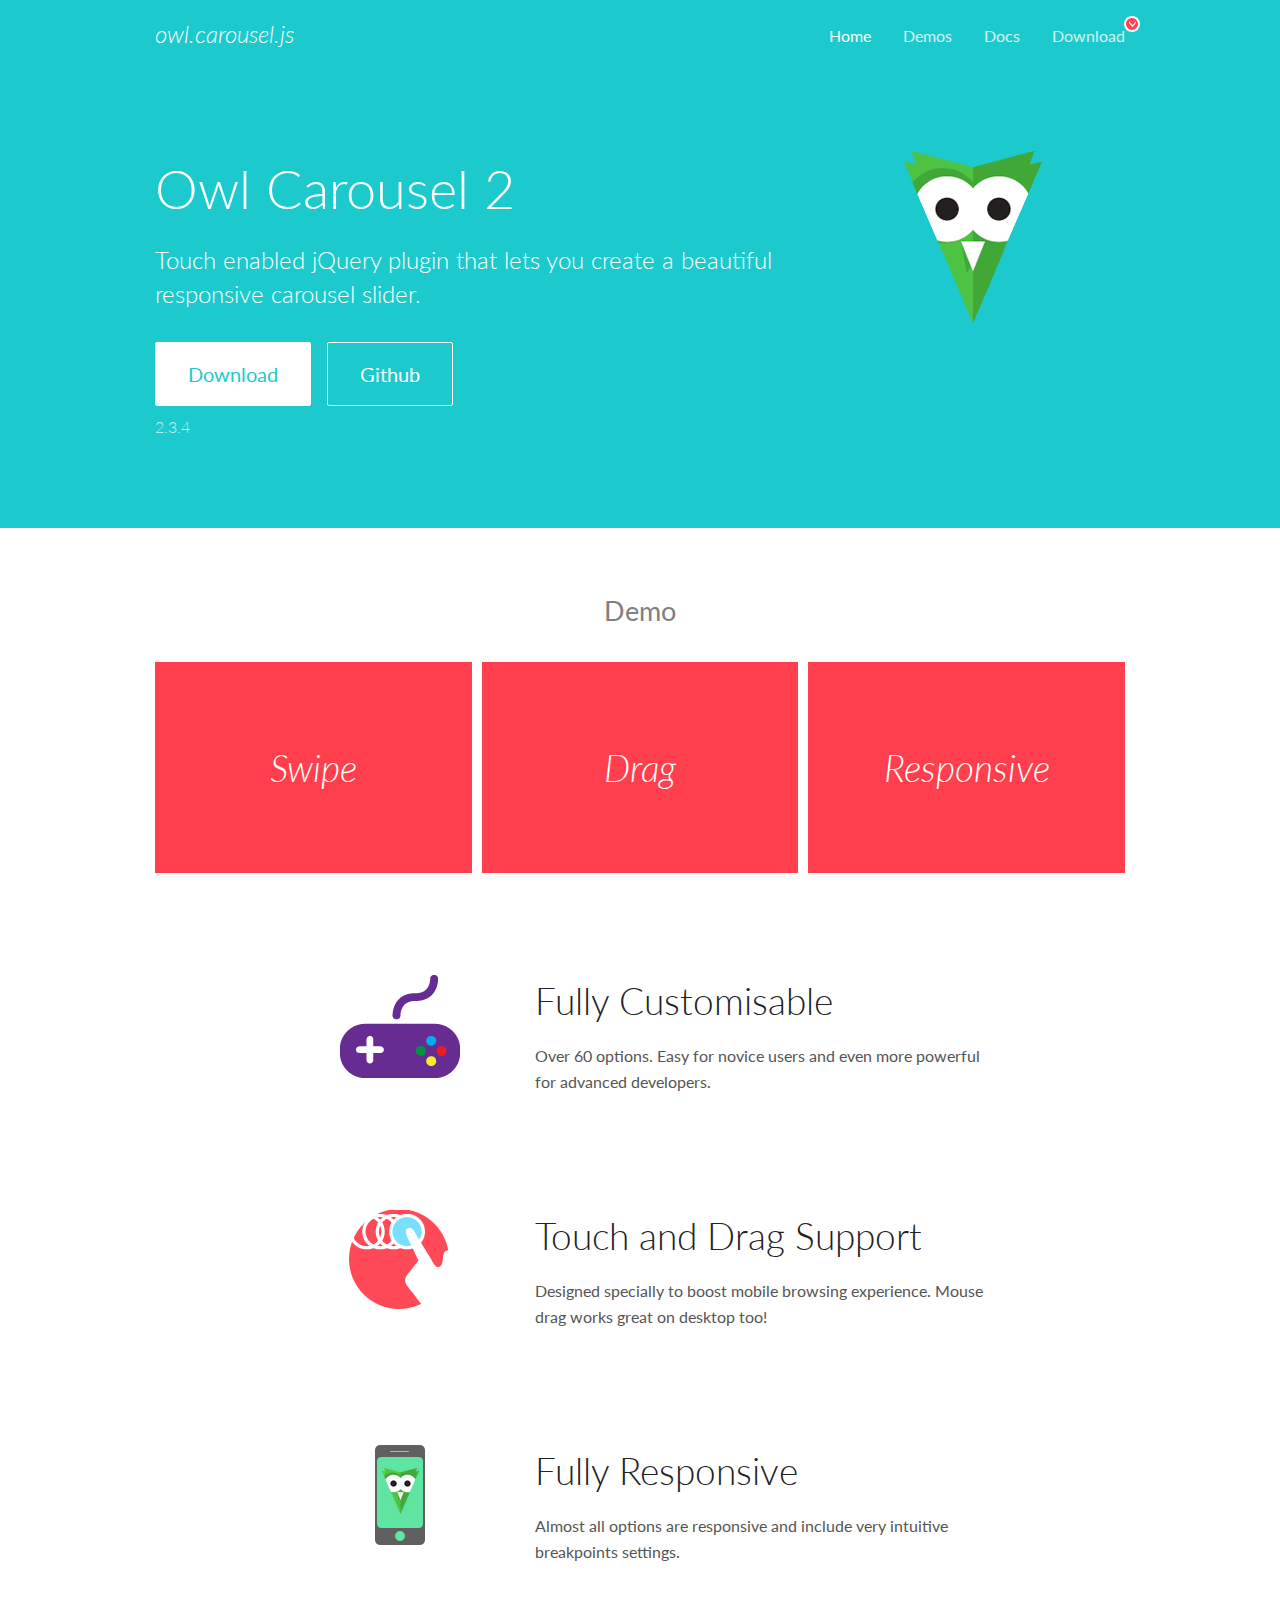
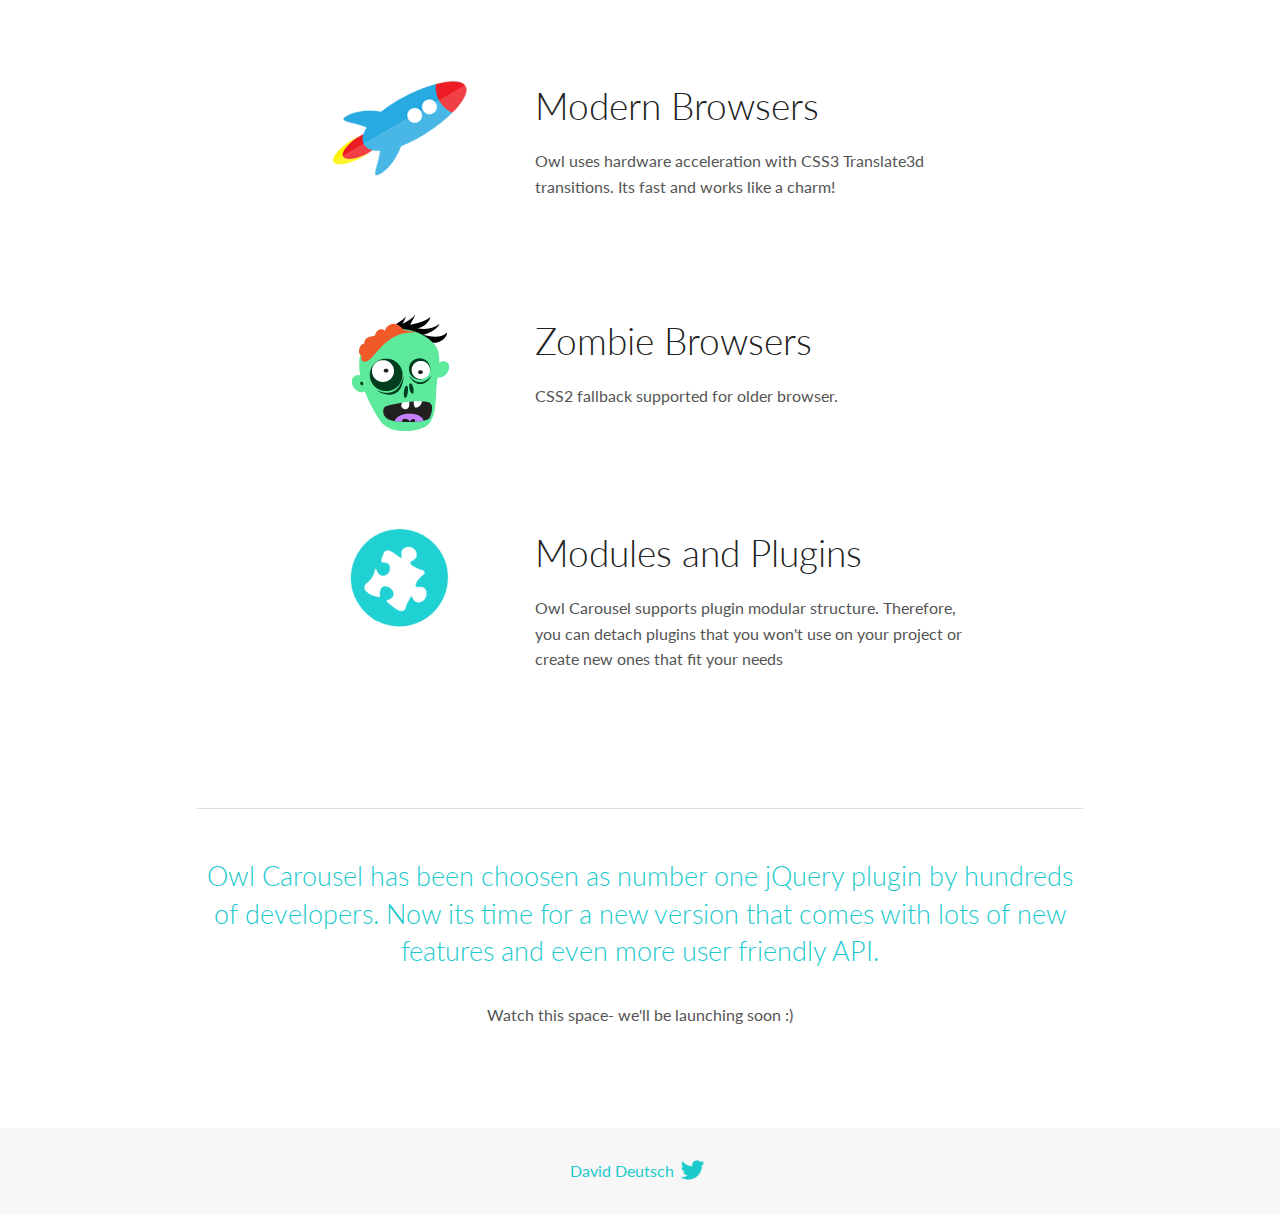
<file: InspironHome/static/OwlCarousel2-2.3.4/docs/index.html>
<!DOCTYPE html>
<html lang="en">
  <head>

    <!-- head -->
    <meta charset="utf-8">
    <meta name="msapplication-tap-highlight" content="no" />
    <meta name="viewport" content="width=device-width, initial-scale=1.0" />
    <meta name="description" content="Touch enabled jQuery plugin that lets you create beautiful responsive carousel slider.">
    <meta name="author" content="David Deutsch">
    <title>
      Home | Owl Carousel | 2.3.4
    </title>

    <!-- Stylesheets -->
    <link href='https://fonts.googleapis.com/css?family=Lato:300,400,700,400italic,300italic' rel='stylesheet' type='text/css'>
    <link rel="stylesheet" href="assets/css/docs.theme.min.css">

    <!-- Owl Stylesheets -->
    <link rel="stylesheet" href="assets/owlcarousel/assets/owl.carousel.min.css">
    <link rel="stylesheet" href="assets/owlcarousel/assets/owl.theme.default.min.css">

    <!-- HTML5 shim and Respond.js IE8 support of HTML5 elements and media queries -->

    <!--[if lt IE 9]>
      <script src="https://oss.maxcdn.com/libs/html5shiv/3.7.0/html5shiv.js"></script>
      <script src="https://oss.maxcdn.com/libs/respond.js/1.3.0/respond.min.js"></script>
    <![endif]-->

    <!-- Favicons -->
    <link rel="apple-touch-icon-precomposed" sizes="144x144" href="assets/ico/apple-touch-icon-144-precomposed.png">
    <link rel="shortcut icon" href="assets/ico/favicon.png">
    <link rel="shortcut icon" href="favicon.ico">

    <!-- Yeah i know js should not be in header. Its required for demos.-->

    <!-- javascript -->
    <script src="assets/vendors/jquery.min.js"></script>
    <script src="assets/owlcarousel/owl.carousel.js"></script>
  </head>
  <body>

    <!-- header -->
    <header class="header">
      <div class="row">
        <div class="large-12 columns">
          <div class="brand left">
            <h3>
              <a href="/OwlCarousel2/">owl.carousel.js</a> 
            </h3>
          </div>
          <a id="toggle-nav" class="right">
            <span></span> <span></span> <span></span> 
          </a> 
          <div class="nav-bar">
            <ul class="clearfix">
              <li class="active">
                <a href="/OwlCarousel2/index.html">Home</a> 
              </li>
              <li> <a href="/OwlCarousel2/demos/demos.html">Demos</a>  </li>
              <li> <a href="/OwlCarousel2/docs/started-welcome.html">Docs</a>  </li>
              <li>
                <a href="https://github.com/OwlCarousel2/OwlCarousel2/archive/2.3.4.zip">Download</a> 
                <span class="download"></span> 
              </li>
            </ul>
          </div>
        </div>
      </div>
    </header>

    <!-- home panel -->
    <section id="hero">
      <div class="row">
        <div class="large-8 medium-8 columns">
          <h1>Owl Carousel 2</h1>
          <h4>Touch enabled jQuery plugin that lets you create a beautiful responsive carousel slider.</h4>
          <a href="https://github.com/OwlCarousel2/OwlCarousel2/archive/2.3.4.zip" class="hero-button">Download</a> 
          <a href="https://github.com/OwlCarousel2/OwlCarousel2" class="hero-button outline">Github</a> 
          <p>2.3.4</p>
        </div>
        <div class="large-4 medium-4 columns">
          <img class="owl-logo" src="assets/img/owl-logo.png" alt="mr. Owl">
        </div>
      </div>
    </section>

    <!-- body -->
    <div class="home-demo">
      <div class="row">
        <div class="large-12 columns">
          <h3>Demo</h3>
          <div class="owl-carousel">
            <div class="item">
              <h2>Swipe</h2>
            </div>
            <div class="item">
              <h2>Drag</h2>
            </div>
            <div class="item">
              <h2>Responsive</h2>
            </div>
            <div class="item">
              <h2>CSS3</h2>
            </div>
            <div class="item">
              <h2>Fast</h2>
            </div>
            <div class="item">
              <h2>Easy</h2>
            </div>
            <div class="item">
              <h2>Free</h2>
            </div>
            <div class="item">
              <h2>Upgradable</h2>
            </div>
            <div class="item">
              <h2>Tons of options</h2>
            </div>
            <div class="item">
              <h2>Infinity</h2>
            </div>
            <div class="item">
              <h2>Auto Width</h2>
            </div>
          </div>
        </div>
      </div>
    </div>
    <script>
      var owl = $('.owl-carousel');
      owl.owlCarousel({
        margin: 10,
        loop: true,
        responsive: {
          0: {
            items: 1
          },
          600: {
            items: 2
          },
          1000: {
            items: 3
          }
        }
      })
    </script>

    <!-- features -->
    <div id="features">
      <div class="row">
        <div class="small-12 medium-9 small-centered columns">
          <section class="row feature">
            <div class="medium-4 small-12 columns">
              <img src="assets/img/feature-options.png" alt="">
            </div>
            <div class="medium-8 small-12 columns">
              <h2>Fully Customisable</h2>
              <p>Over 60 options. Easy for novice users and even more powerful for advanced developers.</p>
            </div>
          </section>
          <section class="row feature">
            <div class="medium-4 small-12 columns">
              <img src="assets/img/feature-drag.png" alt="">
            </div>
            <div class="medium-8 small-12 columns">
              <h2>Touch and Drag Support</h2>
              <p>Designed specially to boost mobile browsing experience. Mouse drag works great on desktop too!</p>
            </div>
          </section>
          <section class="row feature">
            <div class="medium-4 small-12 columns">
              <img src="assets/img/feature-responsive.png" alt="">
            </div>
            <div class="medium-8 small-12 columns">
              <h2>Fully Responsive</h2>
              <p>Almost all options are responsive and include very intuitive breakpoints settings.</p>
            </div>
          </section>
          <section class="row feature">
            <div class="medium-4 small-12 columns">
              <img src="assets/img/feature-modern.png" alt="">
            </div>
            <div class="medium-8 small-12 columns">
              <h2>Modern Browsers</h2>
              <p>Owl uses hardware acceleration with CSS3 Translate3d transitions. Its fast and works like a charm! </p>
            </div>
          </section>
          <section class="row feature">
            <div class="medium-4 small-12 columns">
              <img src="assets/img/feature-zombie.png" alt="">
            </div>
            <div class="medium-8 small-12 columns">
              <h2>Zombie Browsers</h2>
              <p>CSS2 fallback supported for older browser.</p>
            </div>
          </section>
          <section class="row feature">
            <div class="medium-4 small-12 columns">
              <img src="assets/img/feature-module.png" alt="">
            </div>
            <div class="medium-8 small-12 columns">
              <h2>Modules and Plugins</h2>
              <p>Owl Carousel supports plugin modular structure. Therefore, you can detach plugins that you won&#x27;t use on your project or create new ones that fit your needs</p>
            </div>
          </section>
        </div>
      </div>
    </div>

    <!-- footer -->
    <section id="teaser-text">
      <div class="row">
        <div class="small-12 medium-11 small-centered columns">
          <hr>
          <h3 id="owl-carousel-has-been-choosen-as-number-one-jquery-plugin-by-hundreds-of-developers-now-its-time-for-a-new-version-that-comes-with-lots-of-new-features-and-even-more-user-friendly-api-">Owl Carousel has been choosen as number one jQuery plugin by hundreds of developers. Now its time for a new version that comes with lots of new features and even more user friendly API.</h3>
          <p>Watch this space- we&#39;ll be launching soon :)</p>
        </div>
      </div>
    </section>

    <!-- footer -->
    <footer class="footer">
      <div class="row">
        <div class="large-12 columns">
          <h5>
            <a href="/OwlCarousel2/docs/support-contact.html">David Deutsch</a> 
            <a id="custom-tweet-button" href="https://twitter.com/share?url=https://github.com/OwlCarousel2/OwlCarousel2&text=Owl Carousel - This is so awesome! " target="_blank"></a> 
          </h5>
        </div>
      </div>
    </footer>

    <!-- vendors -->
    <script src="assets/vendors/highlight.js"></script>
    <script src="assets/js/app.js"></script>
  </body>
</html>
</file>
